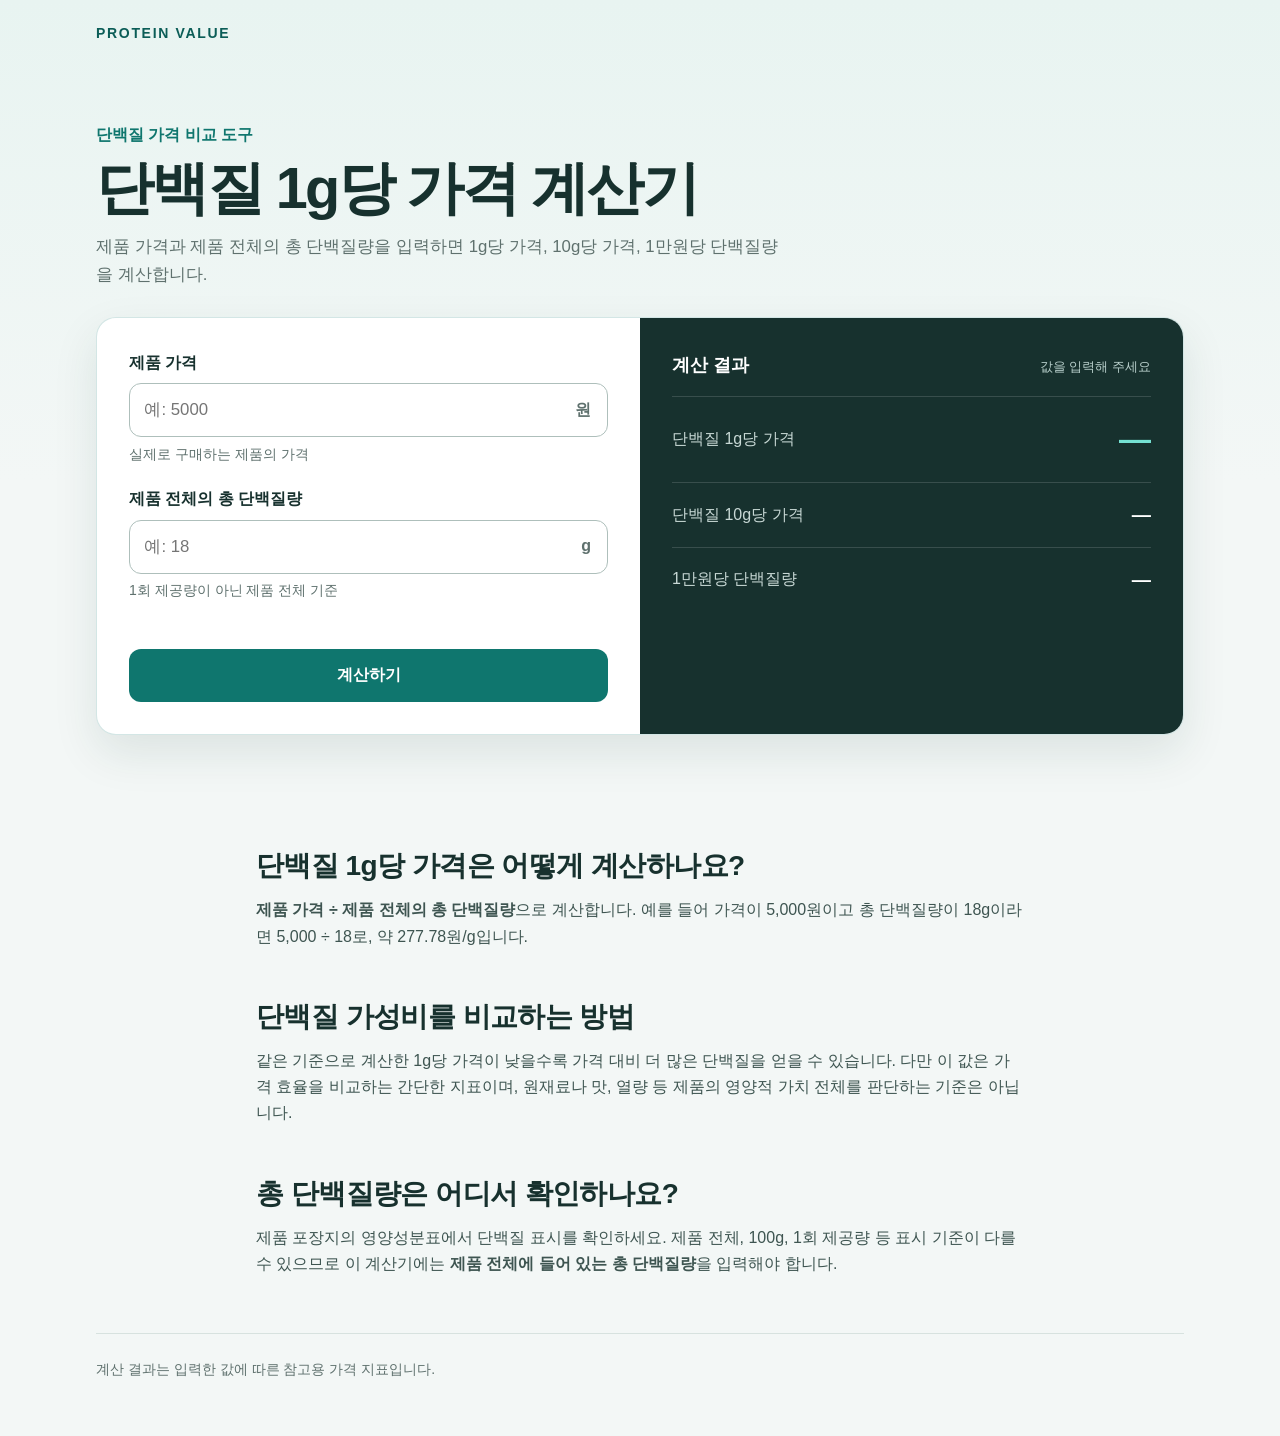
<file: index.html>
<!doctype html>
<html lang="ko">
  <head>
    <!-- Google tag (gtag.js) -->
    <script async src="https://www.googletagmanager.com/gtag/js?id=G-MXH6EZCRG1"></script>
    <script>
    window.dataLayer = window.dataLayer || [];
    function gtag(){dataLayer.push(arguments);}
    gtag('js', new Date());

    gtag('config', 'G-MXH6EZCRG1');
    </script>
    <meta name="google-site-verification" content="B5GOmfGy6FbbzFQtuXUkvJ8qr01A3yfCXxKRgGV3XOA" />
    <meta name="naver-site-verification" content="ab1d2e4da5b9bcbbdc87201bfe04a5bdd389f471" />
    <meta charset="utf-8">
    <meta name="viewport" content="width=device-width, initial-scale=1">
    <title>단백질 1g당 가격 계산기 | 단백질 가성비 비교</title>
    <meta name="description" content="제품 가격과 전체 단백질량을 입력해 단백질 1g당·10g당 가격과 1만원당 단백질량을 간편하게 계산하세요.">
    <meta name="robots" content="index, follow">
    <link rel="canonical" href="https://protein-cost-calculator.pages.dev/"> 
    <meta property="og:type" content="website">
    <meta property="og:locale" content="ko_KR">
    <meta property="og:title" content="단백질 1g당 가격 계산기">
    <meta property="og:description" content="가격과 총 단백질량으로 단백질 제품의 가격 효율을 간편하게 비교하세요.">
    <meta property="og:url" content="https://protein-cost-calculator.pages.dev/">
    <link rel="icon" type="image/svg+xml" href="data:image/svg+xml,%3Csvg xmlns='http://www.w3.org/2000/svg' viewBox='0 0 64 64'%3E%3Crect width='64' height='64' rx='14' fill='%230f766e'/%3E%3Cpath d='M18 18h22a10 10 0 0 1 0 20H28v10H18V18zm10 9v2h11a1 1 0 0 0 0-2H28z' fill='white'/%3E%3C/svg%3E">
    <link rel="stylesheet" href="style.css">
    <script src="script.js" defer></script>
  </head>
  <body>
    <header class="site-header">
      <a class="brand" href="/" aria-label="단백질 가격 계산기 홈">PROTEIN VALUE</a>
    </header>

    <main>
      <section class="calculator-section" aria-labelledby="page-title">
        <div class="intro">
          <p class="eyebrow">단백질 가격 비교 도구</p>
          <h1 id="page-title">단백질 1g당 가격 계산기</h1>
          <p>제품 가격과 제품 전체의 총 단백질량을 입력하면 1g당 가격, 10g당 가격, 1만원당 단백질량을 계산합니다.</p>
        </div>

        <div class="calculator-card">
          <form id="protein-form" novalidate>
            <div class="field">
              <label for="price">제품 가격</label>
              <div class="input-wrap">
                <input id="price" name="price" type="number" inputmode="decimal" min="0" step="any" placeholder="예: 5000" aria-describedby="price-hint" required>
                <span aria-hidden="true">원</span>
              </div>
              <p class="field-hint" id="price-hint">실제로 구매하는 제품의 가격</p>
            </div>

            <div class="field">
              <label for="total-protein">제품 전체의 총 단백질량</label>
              <div class="input-wrap">
                <input id="total-protein" name="totalProtein" type="number" inputmode="decimal" min="0" step="any" placeholder="예: 18" aria-describedby="protein-hint" required>
                <span aria-hidden="true">g</span>
              </div>
              <p class="field-hint" id="protein-hint">1회 제공량이 아닌 제품 전체 기준</p>
            </div>

            <p class="error-message" id="error-message" role="alert" aria-live="assertive"></p>
            <button type="submit">계산하기</button>
          </form>

          <section class="results" aria-labelledby="results-title" aria-live="polite">
            <div class="results-heading">
              <h2 id="results-title">계산 결과</h2>
              <span id="result-status">값을 입력해 주세요</span>
            </div>
            <dl>
              <div class="result-row featured">
                <dt>단백질 1g당 가격</dt>
                <dd id="price-per-gram">—</dd>
              </div>
              <div class="result-row">
                <dt>단백질 10g당 가격</dt>
                <dd id="price-per-10g">—</dd>
              </div>
              <div class="result-row">
                <dt>1만원당 단백질량</dt>
                <dd id="protein-per-10000">—</dd>
              </div>
            </dl>
          </section>
        </div>
      </section>

      <article class="guide">
        <section>
          <h2>단백질 1g당 가격은 어떻게 계산하나요?</h2>
          <p><strong>제품 가격 ÷ 제품 전체의 총 단백질량</strong>으로 계산합니다. 예를 들어 가격이 5,000원이고 총 단백질량이 18g이라면 5,000 ÷ 18로, 약 277.78원/g입니다.</p>
        </section>

        <section>
          <h2>단백질 가성비를 비교하는 방법</h2>
          <p>같은 기준으로 계산한 1g당 가격이 낮을수록 가격 대비 더 많은 단백질을 얻을 수 있습니다. 다만 이 값은 가격 효율을 비교하는 간단한 지표이며, 원재료나 맛, 열량 등 제품의 영양적 가치 전체를 판단하는 기준은 아닙니다.</p>
        </section>

        <section>
          <h2>총 단백질량은 어디서 확인하나요?</h2>
          <p>제품 포장지의 영양성분표에서 단백질 표시를 확인하세요. 제품 전체, 100g, 1회 제공량 등 표시 기준이 다를 수 있으므로 이 계산기에는 <strong>제품 전체에 들어 있는 총 단백질량</strong>을 입력해야 합니다.</p>
        </section>
      </article>
    </main>

    <footer>
      <p>계산 결과는 입력한 값에 따른 참고용 가격 지표입니다.</p>
    </footer>
  </body>
</html>
</file>
<file: style.css>
:root {
  color-scheme: light;
  --bg: #f3f7f6;
  --surface: #ffffff;
  --ink: #17312e;
  --muted: #5f716e;
  --line: #d7e2df;
  --primary: #0f766e;
  --primary-dark: #0b5d57;
  --accent: #e4f3f0;
  --error: #b42318;
  --shadow: 0 18px 45px rgba(22, 57, 52, 0.1);
}

* {
  box-sizing: border-box;
}

html {
  scroll-behavior: smooth;
}

body {
  margin: 0;
  background: linear-gradient(180deg, #e8f4f1 0, var(--bg) 30rem);
  color: var(--ink);
  font-family: -apple-system, BlinkMacSystemFont, "Segoe UI", "Noto Sans KR", sans-serif;
  font-size: 1rem;
  line-height: 1.65;
}

.site-header,
main,
footer {
  width: min(100% - 2rem, 68rem);
  margin-inline: auto;
}

.site-header {
  padding-block: 1.25rem;
}

.brand {
  color: var(--primary-dark);
  font-size: 0.875rem;
  font-weight: 800;
  letter-spacing: 0.12em;
  text-decoration: none;
}

.calculator-section {
  padding: 2rem 0 3.5rem;
}

.intro {
  max-width: 43rem;
  margin-bottom: 1.75rem;
}

.eyebrow {
  margin: 0 0 0.4rem;
  color: var(--primary);
  font-weight: 750;
}

h1,
h2,
p {
  margin-top: 0;
}

h1 {
  margin-bottom: 0.75rem;
  font-size: clamp(2rem, 7vw, 3.6rem);
  line-height: 1.15;
  letter-spacing: -0.045em;
}

.intro > p:last-child {
  margin-bottom: 0;
  color: var(--muted);
  font-size: 1.05rem;
}

.calculator-card {
  overflow: hidden;
  border: 1px solid rgba(15, 118, 110, 0.18);
  border-radius: 1.25rem;
  background: var(--surface);
  box-shadow: var(--shadow);
}

form,
.results {
  padding: 1.5rem;
}

.field + .field {
  margin-top: 1.25rem;
}

label {
  display: block;
  margin-bottom: 0.45rem;
  font-weight: 700;
}

.input-wrap {
  display: flex;
  align-items: center;
  border: 1px solid #aebfbb;
  border-radius: 0.75rem;
  background: #fff;
  transition: border-color 0.15s, box-shadow 0.15s;
}

.input-wrap:focus-within {
  border-color: var(--primary);
  box-shadow: 0 0 0 3px rgba(15, 118, 110, 0.16);
}

input {
  width: 100%;
  min-width: 0;
  height: 3.25rem;
  border: 0;
  outline: 0;
  padding: 0 0.9rem;
  background: transparent;
  color: var(--ink);
  font: inherit;
  font-size: 1.05rem;
}

.input-wrap span {
  padding-right: 1rem;
  color: var(--muted);
  font-weight: 700;
}

.field-hint {
  margin: 0.35rem 0 0;
  color: var(--muted);
  font-size: 0.875rem;
}

.error-message {
  min-height: 1.6rem;
  margin: 0.8rem 0 0.5rem;
  color: var(--error);
  font-weight: 650;
}

button {
  width: 100%;
  min-height: 3.35rem;
  border: 0;
  border-radius: 0.75rem;
  background: var(--primary);
  color: white;
  cursor: pointer;
  font: inherit;
  font-weight: 750;
}

button:hover {
  background: var(--primary-dark);
}

button:focus-visible,
a:focus-visible {
  outline: 3px solid #f4b740;
  outline-offset: 3px;
}

.results {
  background: var(--ink);
  color: white;
}

.results-heading {
  display: flex;
  align-items: baseline;
  justify-content: space-between;
  gap: 1rem;
  margin-bottom: 1rem;
}

.results h2 {
  margin-bottom: 0;
  font-size: 1.15rem;
}

#result-status {
  color: #b7ceca;
  font-size: 0.8rem;
}

dl {
  margin: 0;
}

.result-row {
  display: flex;
  align-items: center;
  justify-content: space-between;
  gap: 1rem;
  padding: 1rem 0;
  border-top: 1px solid rgba(255, 255, 255, 0.14);
}

.result-row dt {
  color: #c8d8d5;
}

.result-row dd {
  margin: 0;
  font-size: 1.2rem;
  font-weight: 800;
  text-align: right;
}

.result-row.featured dd {
  color: #75e1d2;
  font-size: clamp(1.45rem, 5vw, 2rem);
}

.guide {
  max-width: 48rem;
  margin: 0 auto;
  padding: 3.5rem 0;
}

.guide section + section {
  margin-top: 3rem;
}

.guide h2 {
  margin-bottom: 0.75rem;
  font-size: clamp(1.35rem, 4vw, 1.75rem);
  line-height: 1.35;
  letter-spacing: -0.02em;
}

.guide p {
  margin-bottom: 0;
  color: #3e5551;
}

footer {
  border-top: 1px solid var(--line);
  padding: 1.5rem 0 2.5rem;
  color: var(--muted);
  font-size: 0.875rem;
}

@media (min-width: 48rem) {
  .calculator-section {
    padding-top: 3.5rem;
  }

  .calculator-card {
    display: grid;
    grid-template-columns: minmax(0, 1fr) minmax(0, 1fr);
  }

  form,
  .results {
    padding: 2rem;
  }
}

@media (prefers-reduced-motion: reduce) {
  html {
    scroll-behavior: auto;
  }

  * {
    transition: none !important;
  }
}
</file>
